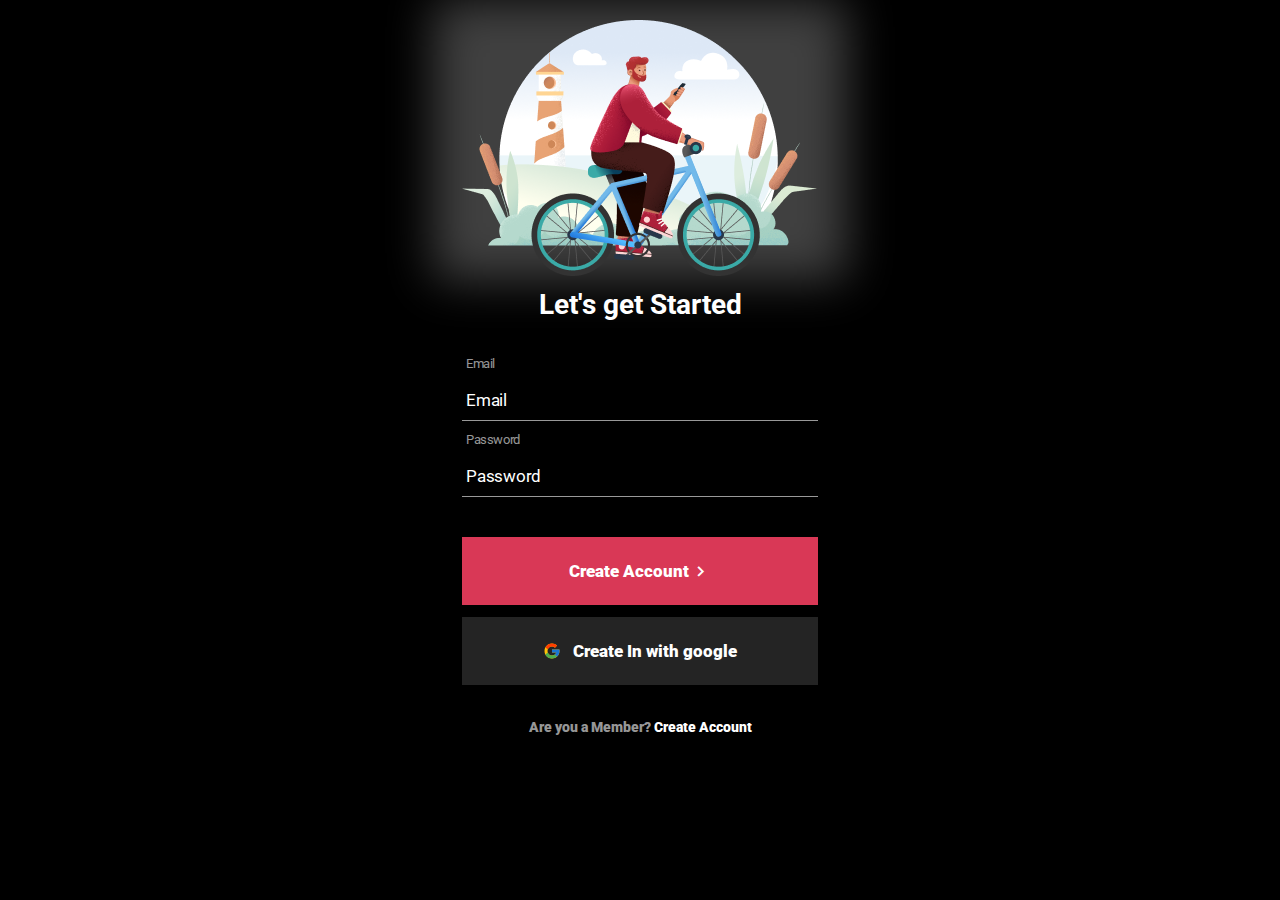
<file: signup.html>
<!DOCTYPE html>
<html lang="PT-BR">
  <head>
    <meta charset="UTF-8" />
    <meta name="viewport" content="width=device-width, initial-scale=1.0" />
    <link rel="preconnect" href="https://fonts.googleapis.com" />
    <link rel="preconnect" href="https://fonts.gstatic.com" crossorigin />
    <link
      href="https://fonts.googleapis.com/css2?family=Anta&family=Bebas+Neue&family=Fjalla+One&family=Play:wght@400;700&family=Roboto:wght@400;700&display=swap"
      rel="stylesheet"
    />
    <link
      href="https://unpkg.com/boxicons@2.1.4/css/boxicons.min.css"
      rel="stylesheet"
    />

    <link rel="stylesheet" href="./styles.css" />

    <title>Create Account</title>
  </head>

  <body>
    <main>
      <div class="blur"></div>
      <img
        class="imagem-principal"
        src="./img/singup.png"
        alt="homem com uma bicicleta segurando um celualar"
      />
      <h1>Let's get Started</h1>

      <div class="container-inputs">
        <label for="">Email</label>
        <input placeholder="Email" type="email" />

        <label for="">Password</label>
        <input placeholder="Password" type="password" />
      </div>

      <button class="btn-login">
        Create Account <i class="bx bx-chevron-right"></i>
      </button>
      <button class="btn-google">
        <img src="./img/icons8-google 1.svg" alt="logo google" />Create In with
        google
      </button>

      <div class="container-link">
        <a href="./index.html">Are you a Member? <span>Create Account</span></a>
      </div>
    </main>
  </body>
</html>
</file>
<file: styles.css>
* {
    margin: 0;
    padding: 0;
    box-sizing: border-box;
    font-family: "Roboto", sans-serif;
}

body {
    display: flex;
    justify-content: center;
    background-color: black;
}

main {
    display: flex;
    flex-direction: column;
    align-items: center;
    padding-top: 15px 0px;
    max-width: 414px;
    min-height: 100vh;
    gap: 12px;
    position: relative;
}

h1 {
    font-weight: 700;
    font-size: 28px;
    line-height: 33px;
    text-align: center;
    color: #FFF;
}

.blur {
    width: 414px;
    height: 280px;
    background: #FFF;
    position: absolute;
    z-index: -1;
    opacity: 0.25;
    filter: blur(24px);
}

.container-inputs {
    margin-top: 20px;
    display: flex;
    flex-direction: column;
    width: 100%;
}

label {
    font-weight: 400;
    font-size: 13px;
    line-height: 22px;
    letter-spacing: -0.408px;
    color: rgba(255, 255, 255, 0.6);
    margin-bottom: 4px;
    margin-left: 4px;
}

input {
    width: 100%;
    height: 42px;
    margin-bottom: 8px;
    background: transparent;
    outline: none;
    border: none;
    border-bottom: 1px solid rgba(255, 255, 255, 0.6);
    font-weight: 400;
    font-size: 17px;
    line-height: 20px;
    letter-spacing: -0.24px;
    color: #FFF;
    padding-left: 4px;
}

input::placeholder {
    font-weight: 400;
    font-size: 17px;
    line-height: 20px;
    letter-spacing: -0.24px;
    color: #FFF;
}

.btn-login {
    margin-top: 20px;
    width: 100%;
    height: 68px;
    background: #d93856;
    font-weight: 900;
    font-size: 17px;
    line-height: 2px;
    color: #FFF;
    display: flex;
    align-items: center;
    justify-content: center;
    transition: 0.3s ease;
    border: none;
}

.imagem-principal {
    margin-top: 20px;
}

.btn-login:hover {
    opacity: 0.8;
    cursor: pointer;
}

.btn-login:active {
    opacity: 0.6;
}


i {
    font-weight: 900;
    font-size: 22px;
    line-height: 2px;
}

.btn-google {

    width: 100%;
    height: 68px;
    border: none;
    display: flex;
    align-items: center;
    justify-content: center;
    transition: 0.3s ease;

    background: rgba(255, 255, 255, 0.14);
    font-size: 17px;
    font-weight: 900;
    line-height: 2px;
    color: #FFF;
    gap: 12px;
}

.btn-google:hover {
    opacity: 0.8;
    cursor: pointer;
}

.btn-google:active {
    opacity: 0.6;
}

.container-link {
    margin-top: 20px;
    position: relative;
}

a {
    font-weight: 900;
    font-size: 14px;
    line-height: 16px;
    color: rgba(255, 255, 255, 0.6);
    text-decoration: none;

}

a::after {
    content: "";
    width: 0;
    height: 2px;
    position: absolute;
    background: #d93856;
    bottom: -3px;
    left: 0;
    transition: 0.3s ease;
}

a:hover::after {
    content: "";
    width: 100%;
    height: 2px;
    position: absolute;
    background: #d93856;
    bottom: -3px;
    left: 0;

}

span {
    color: #FFF;
}
</file>
